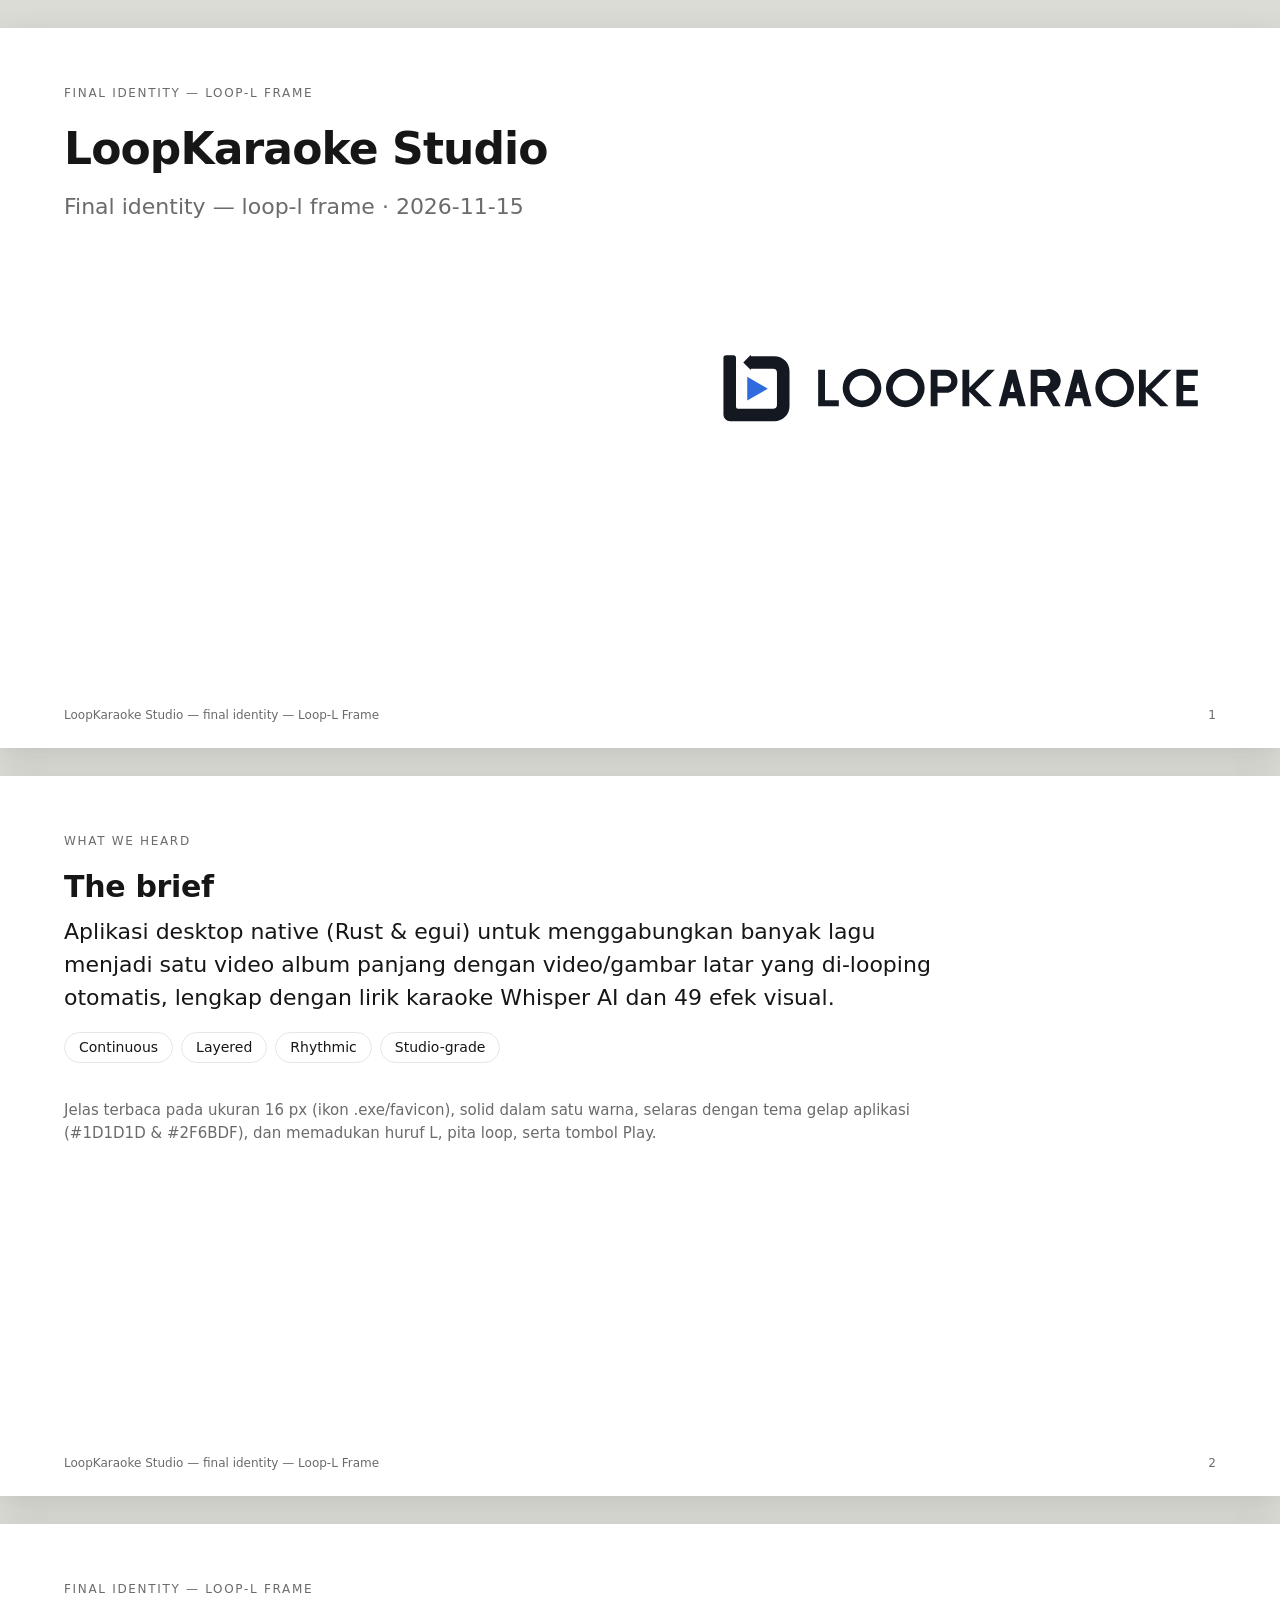
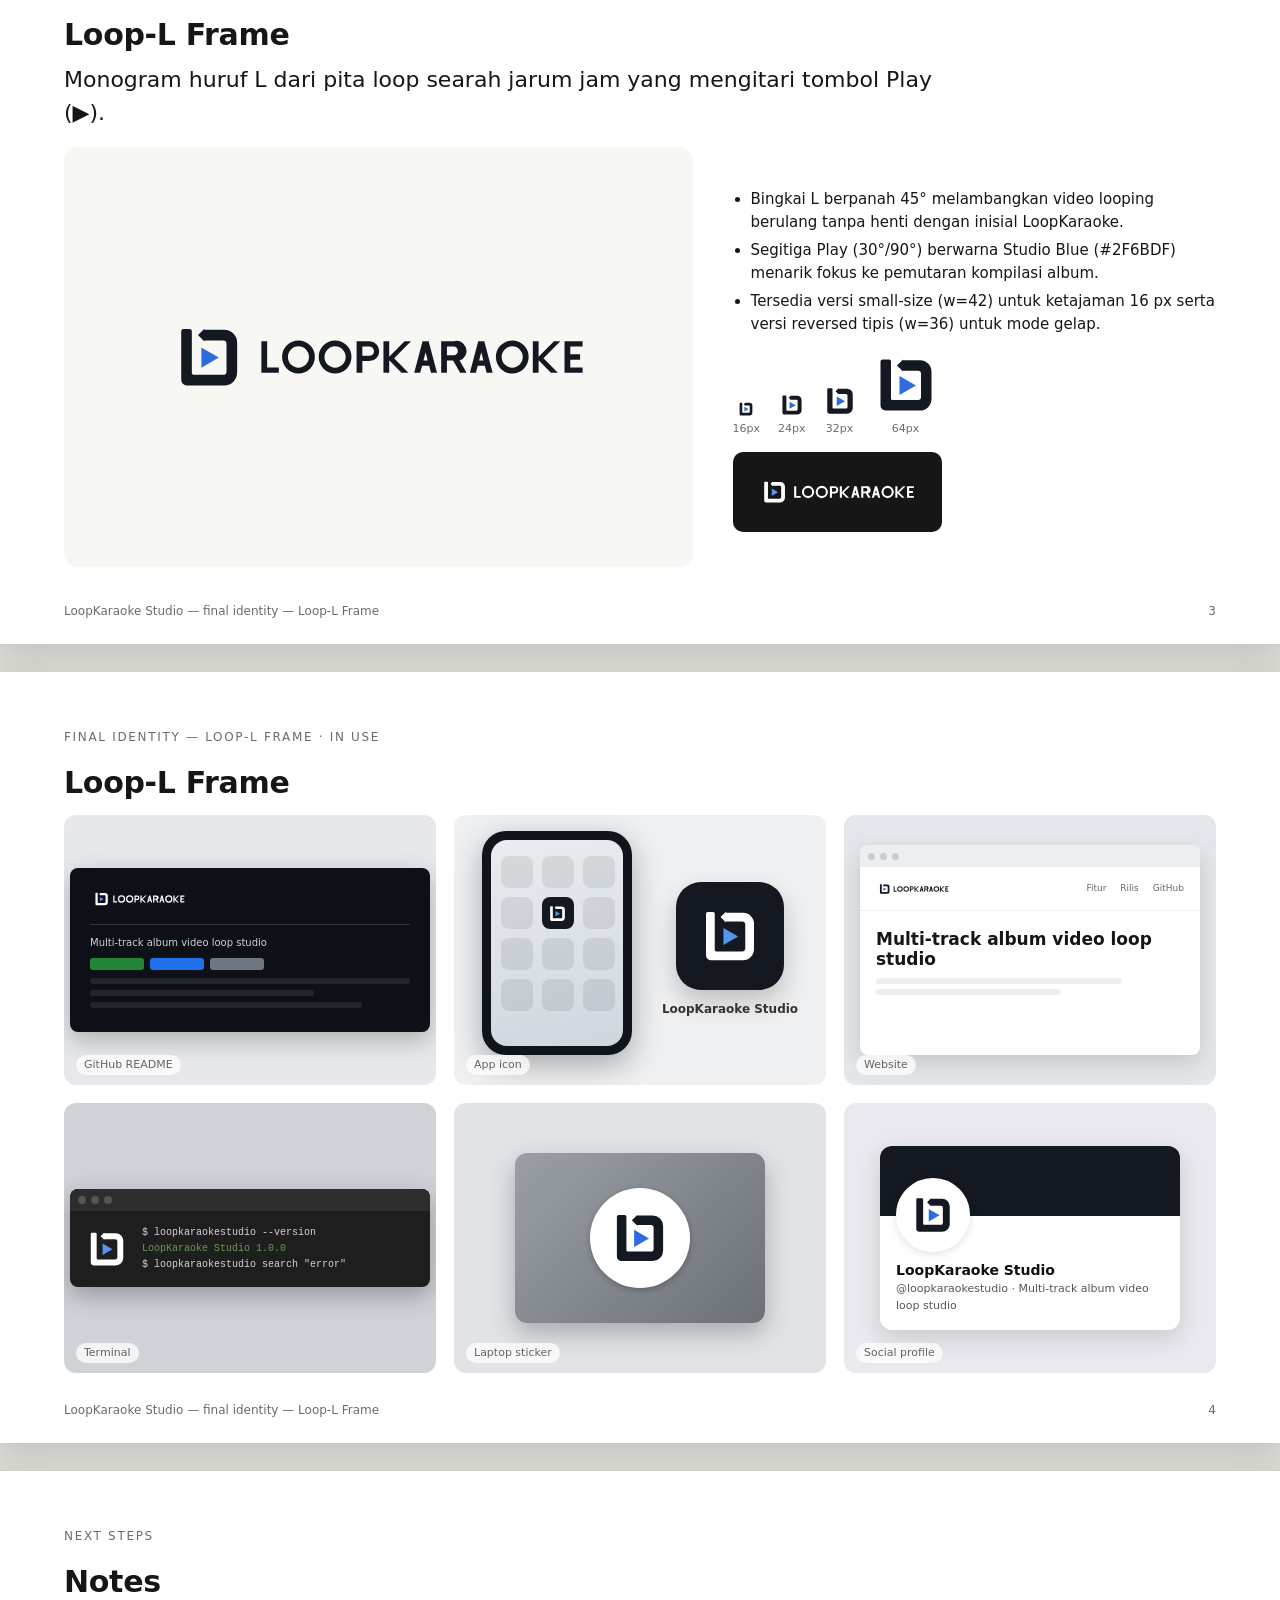
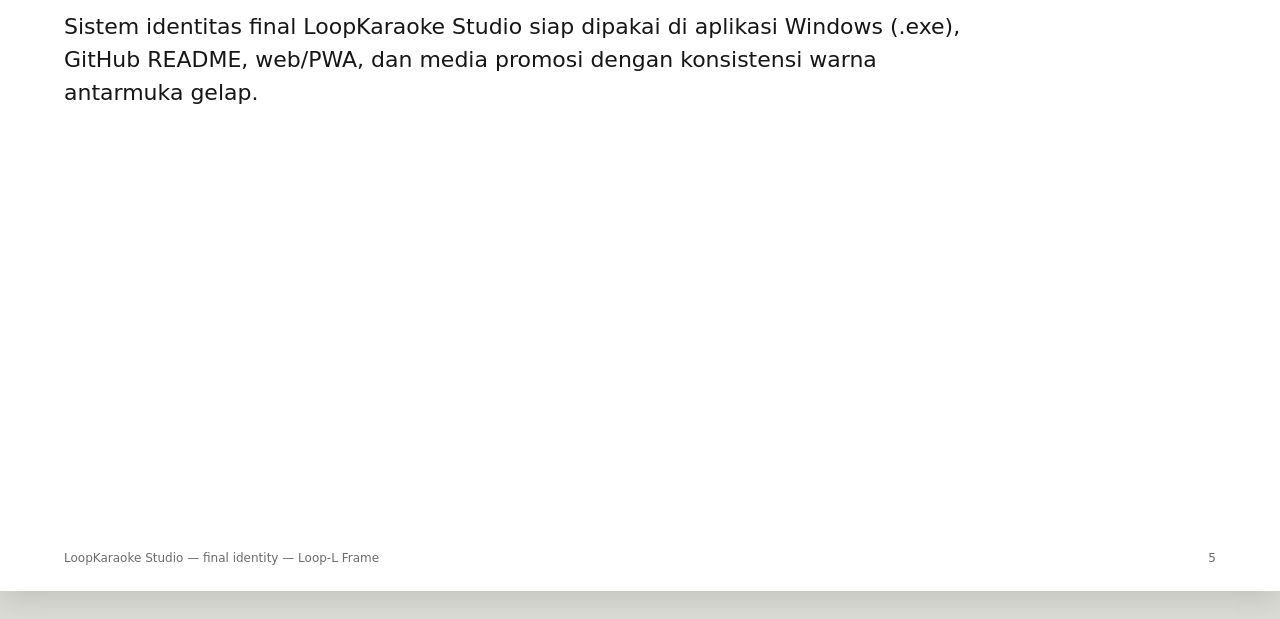
<file: assets/logo/presentation.html>
<!doctype html><html lang='en'><head><meta charset='utf-8'><title>LoopKaraoke Studio — final identity — Loop-L Frame</title><style>
:root{--ink:#161616;--muted:#6b6b6b;--line:#e6e6e2;--paper:#f7f7f4}
*{box-sizing:border-box}body{margin:0;background:#dcdcd6;font:15px/1.5 system-ui,-apple-system,Segoe UI,sans-serif;color:var(--ink)}
.slide{width:1280px;min-height:720px;margin:28px auto;background:#fff;box-shadow:0 8px 30px rgba(0,0,0,.12);padding:56px 64px 70px;position:relative;overflow:hidden}
.slide h1{font-size:44px;margin:0 0 8px;letter-spacing:-.02em}.slide h2{font-size:30px;margin:0 0 6px;letter-spacing:-.01em}
.kicker{font-size:12px;letter-spacing:.14em;text-transform:uppercase;color:var(--muted);margin-bottom:14px}
.idea{font-size:22px;max-width:900px;margin:6px 0 18px}.muted{color:var(--muted)}
.foot{position:absolute;left:64px;right:64px;bottom:24px;display:flex;justify-content:space-between;font-size:12px;color:var(--muted)}
.hero{display:grid;grid-template-columns:1.3fr 1fr;gap:40px;align-items:center}
.stage{height:420px;background:var(--paper);border-radius:14px;display:flex;align-items:center;justify-content:center}
.stage img{max-width:70%;max-height:62%}
ul.rat{padding-left:18px;margin:0}ul.rat li{margin:6px 0}
.sizes{display:flex;gap:18px;align-items:flex-end;margin-top:18px}.sizes div{display:flex;flex-direction:column;align-items:center;gap:4px;font-size:11px;color:var(--muted)}
.rev{background:#161616;border-radius:10px;padding:18px 22px;display:inline-flex;margin-top:14px}
.mock{display:grid;grid-template-columns:repeat(3,1fr);gap:18px;margin-top:10px}
.m{height:270px;border-radius:12px;overflow:hidden;position:relative;display:flex;align-items:center;justify-content:center}
.m .lbl{position:absolute;left:12px;bottom:10px;font-size:11px;color:rgba(0,0,0,.6);background:rgba(255,255,255,.75);padding:2px 8px;border-radius:20px}
.bc{width:250px;height:143px;background:#fff;border-radius:5px;box-shadow:0 10px 26px rgba(0,0,0,.22);padding:16px;display:flex;flex-direction:column;justify-content:space-between;transform:translate(-50px,-38px) rotate(-4deg)}
.bc2{position:absolute;width:250px;height:143px;border-radius:5px;transform:translate(70px,52px) rotate(6deg);box-shadow:0 10px 26px rgba(0,0,0,.25);display:flex;align-items:center;justify-content:center}
.bc .t{font-size:9px;line-height:1.5;color:#333}
.phone{width:150px;height:224px;margin-bottom:14px;border-radius:24px;background:#10151c;padding:9px;box-shadow:0 10px 30px rgba(0,0,0,.3)}
.screen{width:100%;height:100%;border-radius:16px;background:linear-gradient(170deg,#e9edf1,#cfd7df);display:grid;grid-template-columns:repeat(3,1fr);gap:9px;padding:16px 10px;align-content:start}
.ai{width:32px;height:32px;border-radius:8px;background:rgba(0,0,0,.08);justify-self:center}
.bigapp{display:flex;flex-direction:column;align-items:center;gap:10px;font-size:12px;font-weight:600;color:#333;margin-left:30px}
.bigapp .bi{width:108px;height:108px;border-radius:25px;display:flex;align-items:center;justify-content:center;box-shadow:0 12px 26px rgba(0,0,0,.2)}
.web{width:340px;height:210px;background:#fff;border-radius:8px;box-shadow:0 8px 24px rgba(0,0,0,.15);overflow:hidden}
.web .bar{height:22px;background:#eceff2;display:flex;gap:5px;align-items:center;padding:0 8px}.web .bar i{width:7px;height:7px;border-radius:50%;background:#c9ced4}
.web .nav{height:44px;display:flex;align-items:center;padding:0 16px;gap:14px;font-size:9px;color:#666;border-bottom:1px solid #eee}
.web .hero2{padding:18px 16px}.web .hero2 b{display:block;font-size:17px;line-height:1.2;margin-bottom:8px}.web .hero2 span{display:block;height:6px;background:#eee;border-radius:3px;margin:5px 0;width:80%}
.sign{width:300px;height:190px;background:linear-gradient(#8c8f93,#6f7276);display:flex;flex-direction:column;align-items:center;padding-top:18px}
.sign .board{width:230px;height:74px;border-radius:6px;display:flex;align-items:center;justify-content:center;box-shadow:0 6px 16px rgba(0,0,0,.3)}
.sign .door{width:80px;height:80px;margin-top:18px;background:#3d4146;border-radius:3px 3px 0 0}
.tote{width:180px;height:210px;background:#efe7d8;border-radius:4px 4px 10px 10px;position:relative;display:flex;align-items:center;justify-content:center;box-shadow:0 8px 20px rgba(0,0,0,.15);margin-top:40px}
.tote:before{content:"";position:absolute;top:-46px;left:50%;transform:translateX(-50%);width:84px;height:70px;border:9px solid #e3d8c3;border-bottom:none;border-radius:50px 50px 0 0}
.social{width:300px;background:#fff;border-radius:12px;box-shadow:0 8px 24px rgba(0,0,0,.14);overflow:hidden}
.social .cover{height:70px}.social .av{width:74px;height:74px;border-radius:50%;background:#fff;border:4px solid #fff;margin:-38px 0 0 16px;display:flex;align-items:center;justify-content:center;box-shadow:0 2px 8px rgba(0,0,0,.12);overflow:hidden}
.social .meta{padding:8px 16px 16px;font-size:11px;color:#555}.social .meta b{font-size:14px;color:#111;display:block}
.cup{position:relative;width:150px;height:200px;margin-top:30px}
.cup .body{position:absolute;inset:0;background:#f4f1ea;clip-path:polygon(0 0,100% 0,86% 100%,14% 100%);display:flex;align-items:center;justify-content:center;box-shadow:inset -18px 0 24px rgba(0,0,0,.06)}
.cup .lid{position:absolute;left:-8px;right:-8px;top:-22px;height:24px;border-radius:8px 8px 3px 3px;background:#2b2b2b}
.cup .sleeve{position:absolute;left:6%;right:6%;top:36%;height:34%;clip-path:polygon(0 0,100% 0,96% 100%,4% 100%);display:flex;align-items:center;justify-content:center}
.bag{position:relative;width:170px;height:230px;background:#e9e2d6;border-radius:6px 6px 10px 10px;box-shadow:0 12px 26px rgba(0,0,0,.2);display:flex;flex-direction:column;align-items:center;padding-top:38px;gap:14px}
.bag:before{content:"";position:absolute;top:0;left:0;right:0;height:22px;background:repeating-linear-gradient(90deg,rgba(0,0,0,.08) 0 4px,transparent 4px 8px);border-radius:6px 6px 0 0}
.bag .label{width:118px;height:118px;border-radius:50%;background:#fff;display:flex;align-items:center;justify-content:center}
.bag .t{font-size:8px;letter-spacing:.14em;color:#555;text-transform:uppercase;padding:0 12px;text-align:center;line-height:1.4}
.sbag{position:relative;width:180px;height:210px;box-shadow:0 12px 26px rgba(0,0,0,.2);display:flex;align-items:center;justify-content:center;margin-top:30px}
.sbag:before{content:"";position:absolute;top:-40px;left:50%;transform:translateX(-50%);width:70px;height:56px;border:5px solid #333;border-bottom:none;border-radius:40px 40px 0 0}
.box{width:220px;height:150px;background:#f3efe6;box-shadow:14px 14px 0 rgba(0,0,0,.08),0 12px 26px rgba(0,0,0,.18);display:flex;align-items:center;justify-content:center;border-top:14px solid rgba(0,0,0,.06)}
.readme{width:360px;background:#0d1117;border-radius:8px;box-shadow:0 8px 24px rgba(0,0,0,.25);padding:18px 20px;color:#c9d1d9;font-size:10px}
.readme .rh{display:flex;align-items:center;gap:10px;border-bottom:1px solid #30363d;padding-bottom:12px;margin-bottom:10px}
.readme .badges{display:flex;gap:6px;margin:8px 0}.readme .badges i{display:block;width:54px;height:12px;border-radius:3px;background:#238636}.readme .badges i:nth-child(2){background:#1f6feb}.readme .badges i:nth-child(3){background:#6e7681}
.readme .ln{height:6px;background:#21262d;border-radius:3px;margin:6px 0}
.term{width:360px;background:#1e1e1e;border-radius:8px;box-shadow:0 8px 24px rgba(0,0,0,.3);overflow:hidden;font:10px/1.6 ui-monospace,Menlo,monospace;color:#d4d4d4}
.term .tb{height:22px;background:#2d2d2d;display:flex;gap:5px;align-items:center;padding:0 8px}.term .tb i{width:8px;height:8px;border-radius:50%;background:#555}
.term .tbody{padding:14px 16px;display:flex;gap:14px;align-items:center}
.sticker{width:250px;height:170px;background:linear-gradient(135deg,#9aa0a6,#6b7177);border-radius:12px;display:flex;align-items:center;justify-content:center;box-shadow:0 10px 24px rgba(0,0,0,.25)}
.sticker .s{width:100px;height:100px;border-radius:50%;background:#fff;display:flex;align-items:center;justify-content:center;box-shadow:0 2px 6px rgba(0,0,0,.25)}
.shirt{width:210px;height:220px;display:flex;align-items:center;justify-content:center;position:relative}
.shirt svg{position:absolute;inset:0}
.badge{width:170px;height:235px;background:#fff;border-radius:10px;box-shadow:0 10px 24px rgba(0,0,0,.2);display:flex;flex-direction:column;align-items:center;padding:20px 14px;gap:14px;position:relative;margin-top:30px}
.badge:before{content:"";position:absolute;top:-60px;left:50%;width:22px;height:62px;transform:translateX(-50%)}
.badge .hole{width:40px;height:8px;border-radius:4px;background:#ddd}.badge .nm{font-size:15px;font-weight:600}.badge .rl{font-size:10px;color:#777}
.pcard{position:relative;width:300px;height:189px;border-radius:14px;box-shadow:0 14px 30px rgba(0,0,0,.28);font:600 12px ui-monospace,Menlo,monospace}
.pcard .chip{position:absolute;left:22px;top:76px;width:40px;height:30px;border-radius:6px;background:linear-gradient(135deg,#e9d8a6,#c9a95c)}
.pcard .num{position:absolute;left:22px;top:122px;letter-spacing:.12em;font-size:14px}
.pcard .holder{position:absolute;left:22px;bottom:18px;font-size:10px;letter-spacing:.14em;opacity:.85}
.pcard .brandline{position:absolute;right:20px;bottom:16px;font:700 13px system-ui,sans-serif;opacity:.9}
.tabbar{width:340px;background:#dfe1e5;border-radius:10px;padding:8px 8px 0}
.tab{width:230px;height:36px;background:#fff;border-radius:10px 10px 0 0;display:flex;align-items:center;gap:8px;padding:0 12px;font-size:11px;color:#333}
.addr{height:40px;background:#fff;display:flex;align-items:center;padding:0 12px;font-size:10px;color:#777;border-top:1px solid #eee}
.cmp{display:grid;gap:22px;margin-top:20px}.cmp .c{background:var(--paper);border-radius:12px;padding:22px;display:flex;flex-direction:column;align-items:center;gap:12px}
.cmp img{max-height:120px;max-width:80%}
img.g{filter:grayscale(1)}img.w{filter:brightness(0) invert(1)}img.k{filter:brightness(0)}
.adj span{display:inline-block;border:1px solid var(--line);border-radius:20px;padding:4px 14px;margin:0 8px 8px 0;font-size:14px}
</style></head><body><section class="slide"><div class="kicker">Final identity — loop-l frame</div>
<h1>LoopKaraoke Studio</h1><p class="idea muted">Final identity — loop-l frame · 2026-11-15</p>
<div style="position:absolute;right:64px;top:50%;transform:translateY(-50%);width:520px;height:300px;display:flex;align-items:center;justify-content:center"><img class="" src="[data-uri]" style="max-width:100%;max-height:100%"></div><p class="muted" style="max-width:720px;margin-top:120px"></p><div class="foot"><span>LoopKaraoke Studio — final identity — Loop-L Frame</span><span>1</span></div></section><section class="slide"><div class="kicker">What we heard</div><h2>The brief</h2>
<p class="idea">Aplikasi desktop native (Rust &amp; egui) untuk menggabungkan banyak lagu menjadi satu video album panjang dengan video/gambar latar yang di-looping otomatis, lengkap dengan lirik karaoke Whisper AI dan 49 efek visual.</p><div class="adj"><span>Continuous</span><span>Layered</span><span>Rhythmic</span><span>Studio-grade</span></div>
<p class="muted" style="margin-top:28px;max-width:860px">Jelas terbaca pada ukuran 16 px (ikon .exe/favicon), solid dalam satu warna, selaras dengan tema gelap aplikasi (#1D1D1D &amp; #2F6BDF), dan memadukan huruf L, pita loop, serta tombol Play.</p><div class="foot"><span>LoopKaraoke Studio — final identity — Loop-L Frame</span><span>2</span></div></section><section class="slide"><div class="kicker">Final identity — loop-l frame</div><h2>Loop-L Frame</h2>
<p class="idea">Monogram huruf L dari pita loop searah jarum jam yang mengitari tombol Play (▶).</p>
<div class="hero"><div class="stage"><img class="" src="[data-uri]"></div>
<div><ul class="rat"><li>Bingkai L berpanah 45° melambangkan video looping berulang tanpa henti dengan inisial LoopKaraoke.</li><li>Segitiga Play (30°/90°) berwarna Studio Blue (#2F6BDF) menarik fokus ke pemutaran kompilasi album.</li><li>Tersedia versi small-size (w=42) untuk ketajaman 16 px serta versi reversed tipis (w=36) untuk mode gelap.</li></ul><div class="sizes"><div><img class="" src="[data-uri]" style="height:16px">16px</div><div><img class="" src="[data-uri]" style="height:24px">24px</div><div><img class="" src="[data-uri]" style="height:32px">32px</div><div><img class="" src="[data-uri]" style="height:64px">64px</div></div><div class="rev"><img class="" src="[data-uri]" style="max-height:44px;max-width:300px"></div></div></div>
<div class="foot"><span>LoopKaraoke Studio — final identity — Loop-L Frame</span><span>3</span></div></section><section class="slide"><div class="kicker">Final identity — loop-l frame · in use</div><h2>Loop-L Frame</h2>
<div class="mock"><div class="m" style="background:#e6e8eb"><div class="readme"><div class="rh"><img class="" src="[data-uri]" style="max-height:26px;max-width:180px"></div><div>Multi-track album video loop studio</div><div class="badges"><i></i><i></i><i></i></div><div class="ln"></div><div class="ln" style="width:70%"></div><div class="ln" style="width:85%"></div></div><span class="lbl">GitHub README</span></div><div class="m" style="background:#eef0f2"><div class="phone"><div class="screen"><div class="ai"></div><div class="ai"></div><div class="ai"></div><div class="ai"></div><div class="ai" style="background:#141820;display:flex;align-items:center;justify-content:center"><img class="" src="[data-uri]" style="max-height:19px;max-width:21px"></div><div class="ai"></div><div class="ai"></div><div class="ai"></div><div class="ai"></div><div class="ai"></div><div class="ai"></div><div class="ai"></div></div></div><div class="bigapp"><div class="bi" style="background:#141820"><img class="" src="[data-uri]" style="max-height:62px;max-width:70px"></div>LoopKaraoke Studio</div><span class="lbl">App icon</span></div><div class="m" style="background:#e4e8ec"><div class="web"><div class="bar"><i></i><i></i><i></i></div><div class="nav"><img class="" src="[data-uri]" style="max-height:20px;max-width:110px"><span style="flex:1"></span><span>Fitur</span><span>Rilis</span><span>GitHub</span></div><div class="hero2"><b>Multi-track album video loop studio</b><span></span><span style="width:60%"></span></div></div><span class="lbl">Website</span></div><div class="m" style="background:#cfd3d8"><div class="term"><div class="tb"><i></i><i></i><i></i></div><div class="tbody"><img class="" src="[data-uri]" style="max-height:42px;max-width:42px"><div>$ loopkaraokestudio --version<br><span style="color:#6a9955">LoopKaraoke Studio 1.0.0</span><br>$ loopkaraokestudio search "error"</div></div></div><span class="lbl">Terminal</span></div><div class="m" style="background:#e1e3e6"><div class="sticker"><div class="s"><img class="" src="[data-uri]" style="max-height:58px;max-width:66px"></div></div><span class="lbl">Laptop sticker</span></div><div class="m" style="background:#e9e9ef"><div class="social"><div class="cover" style="background:#141820"></div><div class="av"><img class="" src="[data-uri]" style="max-height:42px;max-width:50px"></div><div class="meta"><b>LoopKaraoke Studio</b>@loopkaraokestudio · Multi-track album video loop studio</div></div><span class="lbl">Social profile</span></div></div><div class="foot"><span>LoopKaraoke Studio — final identity — Loop-L Frame</span><span>4</span></div></section><section class="slide"><div class="kicker">Next steps</div><h2>Notes</h2>
<p class="idea">Sistem identitas final LoopKaraoke Studio siap dipakai di aplikasi Windows (.exe), GitHub README, web/PWA, dan media promosi dengan konsistensi warna antarmuka gelap.</p>
<ul class="rat" style="margin-top:30px"></ul><div class="foot"><span>LoopKaraoke Studio — final identity — Loop-L Frame</span><span>5</span></div></section></body></html>
</file>
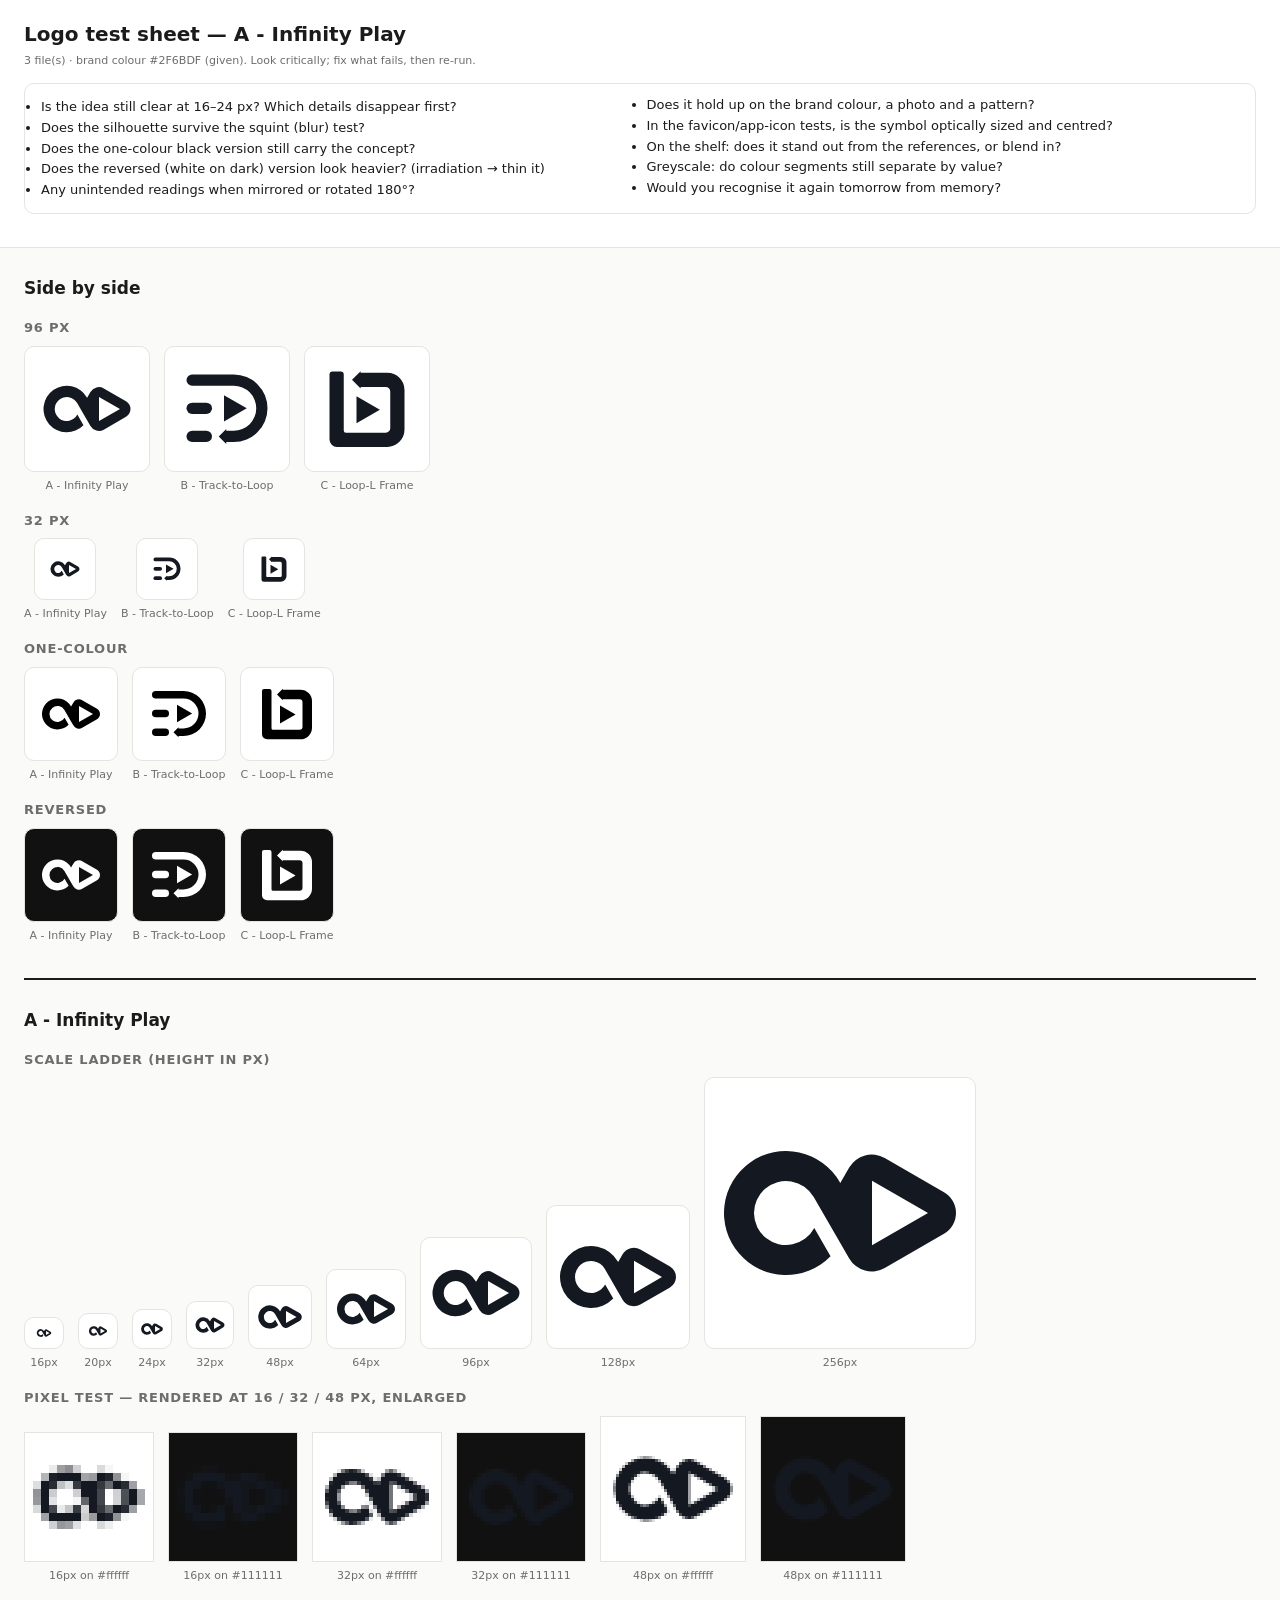
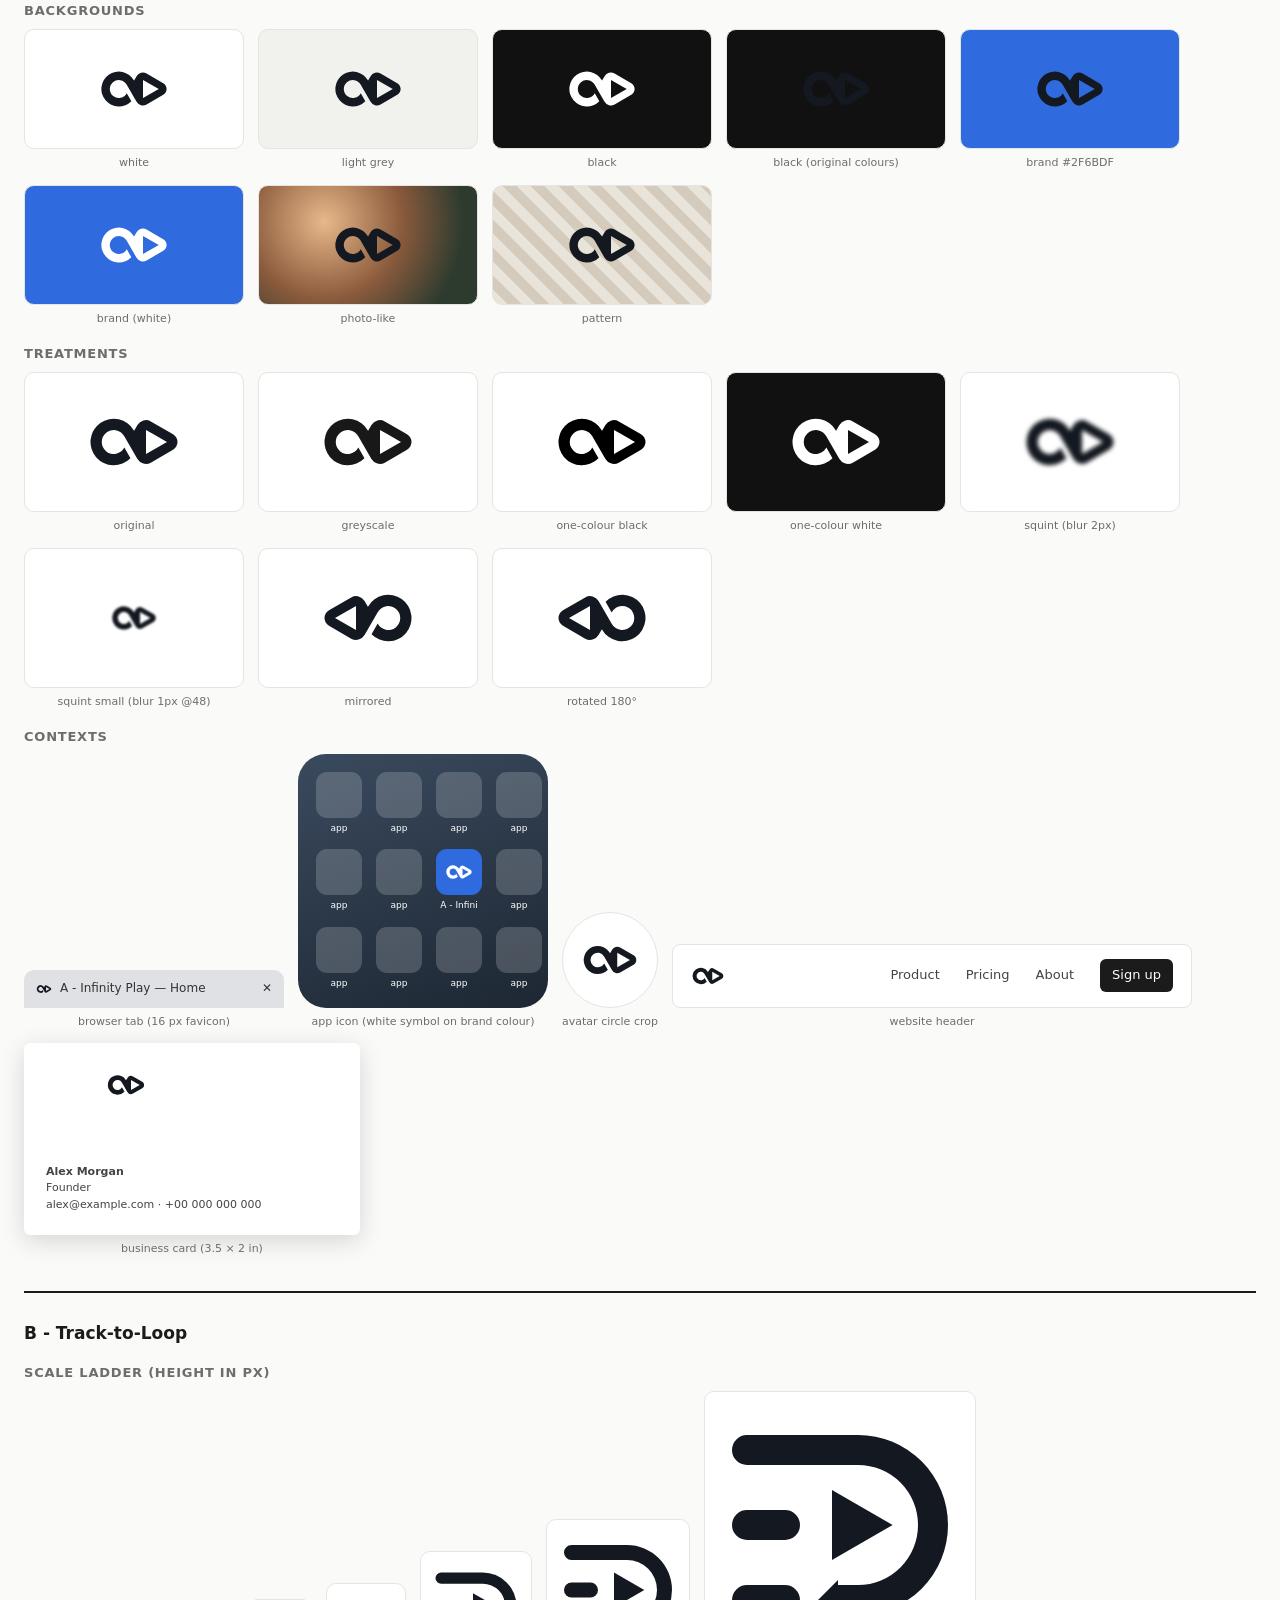
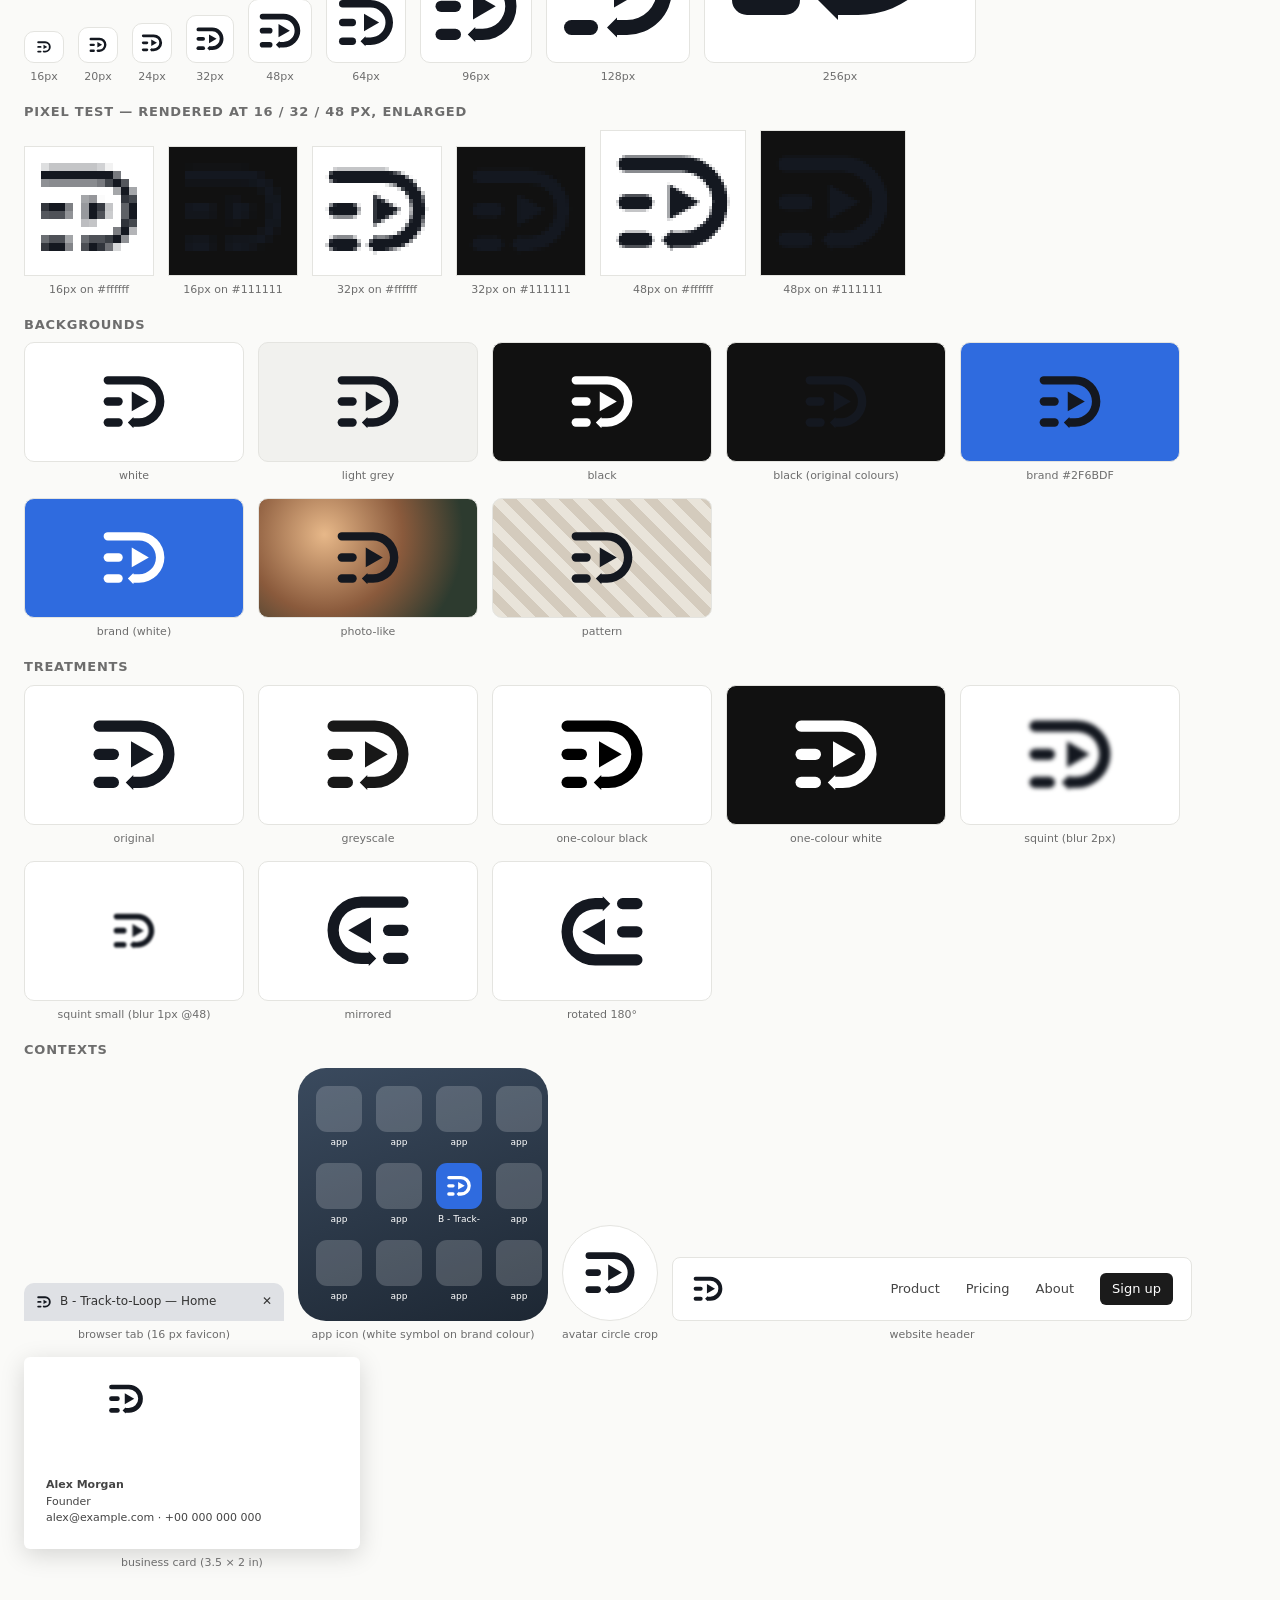
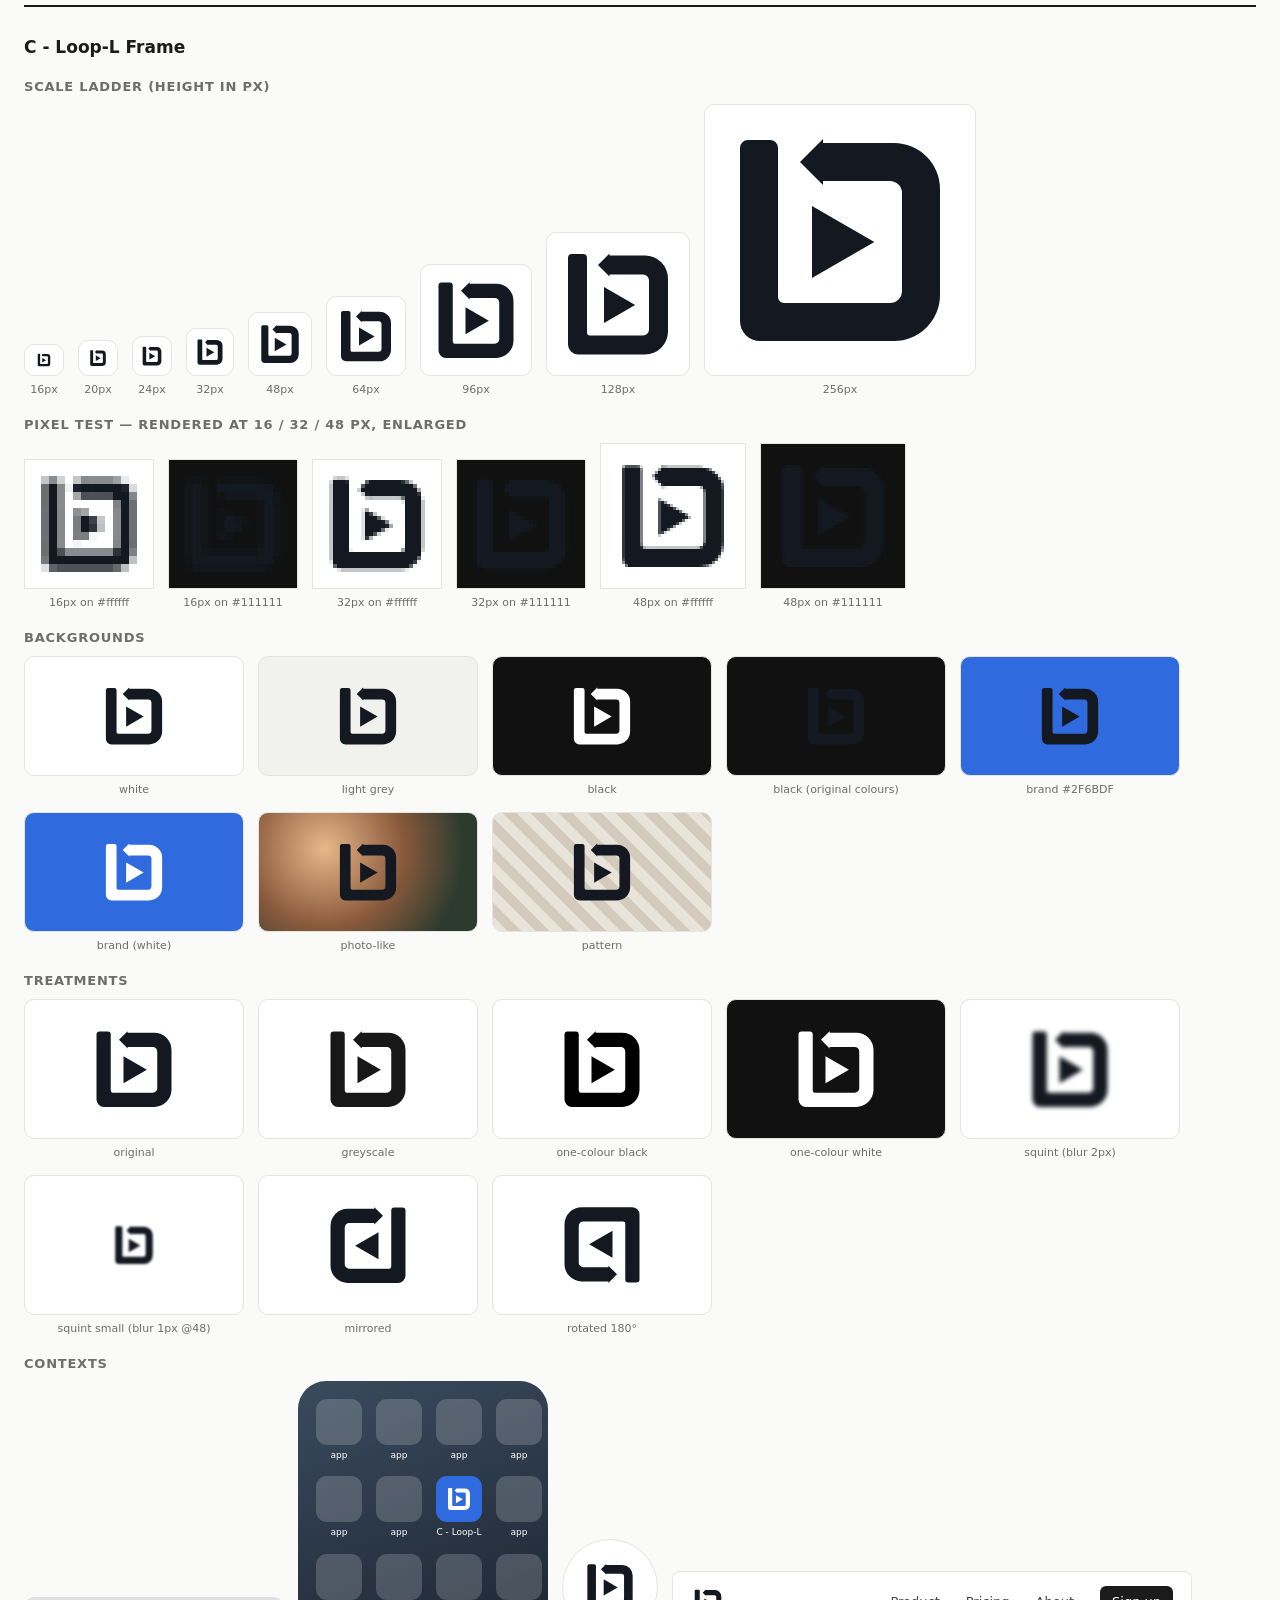
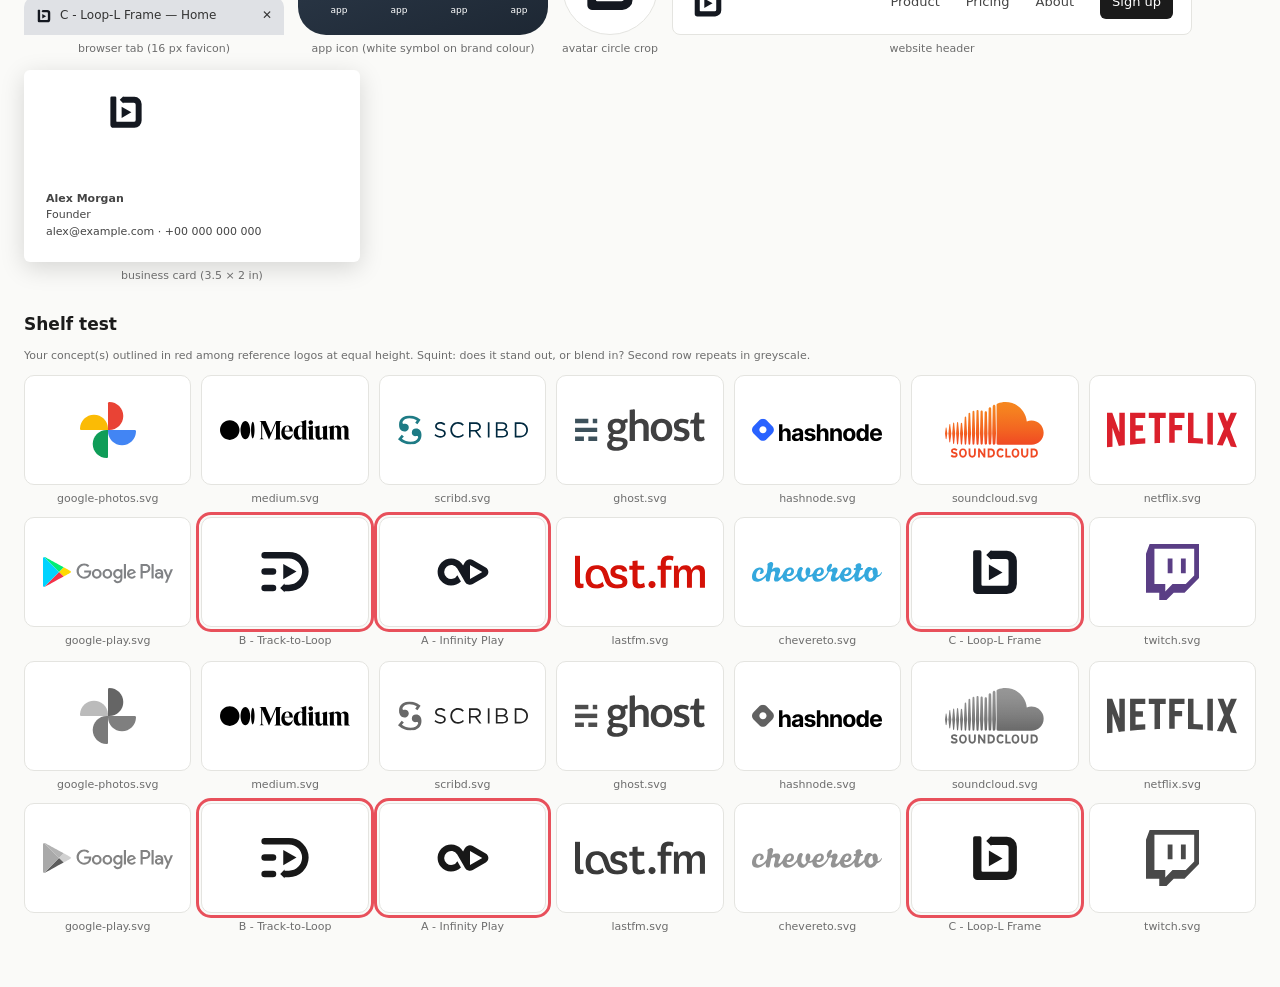
<file: assets/logos/preview.html>
<!doctype html><html lang='en'><head><meta charset='utf-8'><title>Logo test — A - Infinity Play</title><meta name='viewport' content='width=device-width,initial-scale=1'><style>
:root{--ink:#1b1b1b;--muted:#6d6d6d;--line:#e4e4e0;--paper:#fafaf8}
*{box-sizing:border-box}body{margin:0;font:14px/1.45 system-ui,-apple-system,Segoe UI,sans-serif;color:var(--ink);background:var(--paper)}
header{padding:20px 24px;border-bottom:1px solid var(--line);background:#fff}h1{margin:0 0 4px;font-size:20px}
h2{font-size:17px;margin:28px 0 10px}h3{font-size:13px;text-transform:uppercase;letter-spacing:.06em;color:var(--muted);margin:18px 0 8px}
.wrap{padding:0 24px 40px;max-width:1400px}.row{display:flex;flex-wrap:wrap;gap:14px;align-items:flex-end}.row>.cell{flex:0 0 auto;max-width:100%}
.cell{display:flex;flex-direction:column;align-items:center;gap:6px}.cap{font-size:11px;color:var(--muted);text-align:center}
.tile{display:flex;align-items:center;justify-content:center;border-radius:10px;border:1px solid var(--line);overflow:hidden}
.checklist{background:#fff;border:1px solid var(--line);border-radius:10px;padding:12px 16px;margin-top:14px;columns:2;font-size:13px}
.checklist li{margin:2px 0}
.concept{border-top:2px solid var(--ink);margin-top:34px}
.pix canvas{image-rendering:pixelated;image-rendering:crisp-edges;border:1px solid var(--line);background:#fff}
.tab{width:260px;height:38px;background:#dfe1e5;border-radius:10px 10px 0 0;display:flex;align-items:center;gap:8px;padding:0 12px;font-size:12px;color:#333}
.tab img{width:16px;height:16px;object-fit:contain}
.phone{width:250px;padding:18px;border-radius:28px;background:linear-gradient(160deg,#3a4a5e,#1d2733);display:grid;grid-template-columns:repeat(4,1fr);gap:14px}
.app{display:flex;flex-direction:column;align-items:center;gap:4px;font-size:9px;color:#fff}
.app .ico{width:46px;height:46px;border-radius:11px;background:rgba(255,255,255,.18)}
.nav{width:520px;max-width:100%;height:64px;background:#fff;border:1px solid var(--line);border-radius:8px;display:flex;align-items:center;padding:0 18px;gap:26px;font-size:13px;color:#444}
.nav .sp{flex:1}.nav .btn{background:#1b1b1b;color:#fff;padding:7px 12px;border-radius:6px}
.card{width:336px;height:192px;border-radius:6px;box-shadow:0 6px 24px rgba(0,0,0,.15);background:#fff;padding:22px;display:flex;flex-direction:column;justify-content:space-between}
.card .t{font-size:11px;color:#444;line-height:1.5}
.avatar{width:96px;height:96px;border-radius:50%;overflow:hidden;display:flex;align-items:center;justify-content:center;border:1px solid var(--line)}
.shelf{display:grid;grid-template-columns:repeat(auto-fill,minmax(150px,1fr));gap:10px}
.shelf .cell{align-items:stretch}.shelf .tile{height:110px;width:100%;background:#fff}.shelf .me{outline:3px solid #e8505b;outline-offset:2px}
.grey img{filter:grayscale(1)}
img.mono-black{filter:brightness(0)}img.mono-white{filter:brightness(0) invert(1)}
</style></head><body><header><h1>Logo test sheet — A - Infinity Play</h1><div class='cap' style='text-align:left'>3 file(s) · brand colour #2F6BDF (given). Look critically; fix what fails, then re-run.</div><ul class="checklist">
<li>Is the idea still clear at 16–24 px? Which details disappear first?</li>
<li>Does the silhouette survive the squint (blur) test?</li>
<li>Does the one-colour black version still carry the concept?</li>
<li>Does the reversed (white on dark) version look heavier? (irradiation → thin it)</li>
<li>Any unintended readings when mirrored or rotated 180°?</li>
<li>Does it hold up on the brand colour, a photo and a pattern?</li>
<li>In the favicon/app-icon tests, is the symbol optically sized and centred?</li>
<li>On the shelf: does it stand out from the references, or blend in?</li>
<li>Greyscale: do colour segments still separate by value?</li>
<li>Would you recognise it again tomorrow from memory?</li></ul></header><div class='wrap'><section><h2>Side by side</h2>
<h3>96 px</h3><div class='row'>
<div class='cell'><div class="tile" style="width:126px;height:126px;background:#fff;"><img src="[data-uri]" class="" style="height:96px;" alt=""></div><div class='cap'>A - Infinity Play</div></div>
<div class='cell'><div class="tile" style="width:126px;height:126px;background:#fff;"><img src="[data-uri]" class="" style="height:96px;" alt=""></div><div class='cap'>B - Track-to-Loop</div></div>
<div class='cell'><div class="tile" style="width:126px;height:126px;background:#fff;"><img src="[data-uri]" class="" style="height:96px;" alt=""></div><div class='cap'>C - Loop-L Frame</div></div>
</div>
<h3>32 px</h3><div class='row'>
<div class='cell'><div class="tile" style="width:62px;height:62px;background:#fff;"><img src="[data-uri]" class="" style="height:32px;" alt=""></div><div class='cap'>A - Infinity Play</div></div>
<div class='cell'><div class="tile" style="width:62px;height:62px;background:#fff;"><img src="[data-uri]" class="" style="height:32px;" alt=""></div><div class='cap'>B - Track-to-Loop</div></div>
<div class='cell'><div class="tile" style="width:62px;height:62px;background:#fff;"><img src="[data-uri]" class="" style="height:32px;" alt=""></div><div class='cap'>C - Loop-L Frame</div></div>
</div>
<h3>one-colour</h3><div class='row'>
<div class='cell'><div class="tile" style="width:94px;height:94px;background:#fff;"><img src="[data-uri]" class="mono-black" style="height:64px;" alt=""></div><div class='cap'>A - Infinity Play</div></div>
<div class='cell'><div class="tile" style="width:94px;height:94px;background:#fff;"><img src="[data-uri]" class="mono-black" style="height:64px;" alt=""></div><div class='cap'>B - Track-to-Loop</div></div>
<div class='cell'><div class="tile" style="width:94px;height:94px;background:#fff;"><img src="[data-uri]" class="mono-black" style="height:64px;" alt=""></div><div class='cap'>C - Loop-L Frame</div></div>
</div>
<h3>reversed</h3><div class='row'>
<div class='cell'><div class="tile" style="width:94px;height:94px;background:#111;"><img src="[data-uri]" class="mono-white" style="height:64px;" alt=""></div><div class='cap'>A - Infinity Play</div></div>
<div class='cell'><div class="tile" style="width:94px;height:94px;background:#111;"><img src="[data-uri]" class="mono-white" style="height:64px;" alt=""></div><div class='cap'>B - Track-to-Loop</div></div>
<div class='cell'><div class="tile" style="width:94px;height:94px;background:#111;"><img src="[data-uri]" class="mono-white" style="height:64px;" alt=""></div><div class='cap'>C - Loop-L Frame</div></div>
</div>
</section><section class="concept"><h2>A - Infinity Play</h2>
<h3>Scale ladder (height in px)</h3><div class='row'>
<div class='cell'><div class="tile" style="width:40px;height:32px;background:#fff;"><img src="[data-uri]" class="" style="height:16px;" alt=""></div><div class='cap'>16px</div></div>
<div class='cell'><div class="tile" style="width:40px;height:36px;background:#fff;"><img src="[data-uri]" class="" style="height:20px;" alt=""></div><div class='cap'>20px</div></div>
<div class='cell'><div class="tile" style="width:40px;height:40px;background:#fff;"><img src="[data-uri]" class="" style="height:24px;" alt=""></div><div class='cap'>24px</div></div>
<div class='cell'><div class="tile" style="width:48px;height:48px;background:#fff;"><img src="[data-uri]" class="" style="height:32px;" alt=""></div><div class='cap'>32px</div></div>
<div class='cell'><div class="tile" style="width:64px;height:64px;background:#fff;"><img src="[data-uri]" class="" style="height:48px;" alt=""></div><div class='cap'>48px</div></div>
<div class='cell'><div class="tile" style="width:80px;height:80px;background:#fff;"><img src="[data-uri]" class="" style="height:64px;" alt=""></div><div class='cap'>64px</div></div>
<div class='cell'><div class="tile" style="width:112px;height:112px;background:#fff;"><img src="[data-uri]" class="" style="height:96px;" alt=""></div><div class='cap'>96px</div></div>
<div class='cell'><div class="tile" style="width:144px;height:144px;background:#fff;"><img src="[data-uri]" class="" style="height:128px;" alt=""></div><div class='cap'>128px</div></div>
<div class='cell'><div class="tile" style="width:272px;height:272px;background:#fff;"><img src="[data-uri]" class="" style="height:256px;" alt=""></div><div class='cap'>256px</div></div>
</div>
<h3>Pixel test — rendered at 16 / 32 / 48 px, enlarged</h3><div class='row pix'>
<div class='cell'><canvas data-src='[data-uri]' data-n='16' data-k='8' data-bg='#ffffff'></canvas><div class='cap'>16px on #ffffff</div></div>
<div class='cell'><canvas data-src='[data-uri]' data-n='16' data-k='8' data-bg='#111111'></canvas><div class='cap'>16px on #111111</div></div>
<div class='cell'><canvas data-src='[data-uri]' data-n='32' data-k='4' data-bg='#ffffff'></canvas><div class='cap'>32px on #ffffff</div></div>
<div class='cell'><canvas data-src='[data-uri]' data-n='32' data-k='4' data-bg='#111111'></canvas><div class='cap'>32px on #111111</div></div>
<div class='cell'><canvas data-src='[data-uri]' data-n='48' data-k='3' data-bg='#ffffff'></canvas><div class='cap'>48px on #ffffff</div></div>
<div class='cell'><canvas data-src='[data-uri]' data-n='48' data-k='3' data-bg='#111111'></canvas><div class='cap'>48px on #111111</div></div>
</div>
<h3>Backgrounds</h3><div class='row'>
<div class='cell'><div class="tile" style="width:220px;height:120px;background:#ffffff;"><img src="[data-uri]" class="" style="height:72px;max-width:200px;" alt=""></div><div class='cap'>white</div></div>
<div class='cell'><div class="tile" style="width:220px;height:120px;background:#f1f1ee;"><img src="[data-uri]" class="" style="height:72px;max-width:200px;" alt=""></div><div class='cap'>light grey</div></div>
<div class='cell'><div class="tile" style="width:220px;height:120px;background:#111111;"><img src="[data-uri]" class="mono-white" style="height:72px;max-width:200px;" alt=""></div><div class='cap'>black</div></div>
<div class='cell'><div class="tile" style="width:220px;height:120px;background:#111111;"><img src="[data-uri]" class="" style="height:72px;max-width:200px;" alt=""></div><div class='cap'>black (original colours)</div></div>
<div class='cell'><div class="tile" style="width:220px;height:120px;background:#2F6BDF;"><img src="[data-uri]" class="" style="height:72px;max-width:200px;" alt=""></div><div class='cap'>brand #2F6BDF</div></div>
<div class='cell'><div class="tile" style="width:220px;height:120px;background:#2F6BDF;"><img src="[data-uri]" class="mono-white" style="height:72px;max-width:200px;" alt=""></div><div class='cap'>brand (white)</div></div>
<div class='cell'><div class="tile" style="width:220px;height:120px;background:radial-gradient(circle at 30% 30%,#e7b889,#8a5a3c 45%,#2d3b2f 80%);"><img src="[data-uri]" class="" style="height:72px;max-width:200px;" alt=""></div><div class='cap'>photo-like</div></div>
<div class='cell'><div class="tile" style="width:220px;height:120px;background:repeating-linear-gradient(45deg,#e9e4da 0 10px,#d4cbbd 10px 20px);"><img src="[data-uri]" class="" style="height:72px;max-width:200px;" alt=""></div><div class='cap'>pattern</div></div>
</div>
<h3>Treatments</h3><div class='row'>
<div class='cell'><div class="tile" style="width:220px;height:140px;background:#fff;"><img src="[data-uri]" class="" style="height:96px;max-width:200px;" alt=""></div><div class='cap'>original</div></div>
<div class='cell'><div class="tile" style="width:220px;height:140px;background:#fff;"><img src="[data-uri]" class="" style="height:96px;max-width:200px;filter:grayscale(1)" alt=""></div><div class='cap'>greyscale</div></div>
<div class='cell'><div class="tile" style="width:220px;height:140px;background:#fff;"><img src="[data-uri]" class="mono-black" style="height:96px;max-width:200px;" alt=""></div><div class='cap'>one-colour black</div></div>
<div class='cell'><div class="tile" style="width:220px;height:140px;background:#111;"><img src="[data-uri]" class="mono-white" style="height:96px;max-width:200px;" alt=""></div><div class='cap'>one-colour white</div></div>
<div class='cell'><div class="tile" style="width:220px;height:140px;background:#fff;"><img src="[data-uri]" class="" style="height:96px;max-width:200px;filter:blur(2px)" alt=""></div><div class='cap'>squint (blur 2px)</div></div>
<div class='cell'><div class="tile" style="width:220px;height:140px;background:#fff;"><img src="[data-uri]" class="" style="height:48px;max-width:200px;filter:blur(1px)" alt=""></div><div class='cap'>squint small (blur 1px @48)</div></div>
<div class='cell'><div class="tile" style="width:220px;height:140px;background:#fff;"><img src="[data-uri]" class="" style="height:96px;max-width:200px;transform:scaleX(-1)" alt=""></div><div class='cap'>mirrored</div></div>
<div class='cell'><div class="tile" style="width:220px;height:140px;background:#fff;"><img src="[data-uri]" class="" style="height:96px;max-width:200px;transform:rotate(180deg)" alt=""></div><div class='cap'>rotated 180°</div></div>
</div>
<h3>Contexts</h3><div class='row'>
<div class='cell'><div class='tab'><img src="[data-uri]" class="" style="" alt=""><span>A - Infinity Play — Home</span><span style='margin-left:auto'>✕</span></div><div class='cap'>browser tab (16 px favicon)</div></div>
<div class='cell'><div class='phone'><div class='app'><div class='ico'></div>app</div><div class='app'><div class='ico'></div>app</div><div class='app'><div class='ico'></div>app</div><div class='app'><div class='ico'></div>app</div><div class='app'><div class='ico'></div>app</div><div class='app'><div class='ico'></div>app</div><div class='app'><div class='ico' style='background:#2F6BDF;display:flex;align-items:center;justify-content:center'><img src="[data-uri]" class="mono-white" style="height:28px;max-width:30px;" alt=""></div>A - Infini</div><div class='app'><div class='ico'></div>app</div><div class='app'><div class='ico'></div>app</div><div class='app'><div class='ico'></div>app</div><div class='app'><div class='ico'></div>app</div><div class='app'><div class='ico'></div>app</div></div><div class='cap'>app icon (white symbol on brand colour)</div></div>
<div class='cell'><div class='avatar' style='background:#fff'><img src="[data-uri]" class="" style="height:58px;max-width:70px;" alt=""></div><div class='cap'>avatar circle crop</div></div>
<div class='cell'><div class='nav'><img src="[data-uri]" class="" style="height:34px;max-width:180px;" alt=""><span class='sp'></span><span>Product</span><span>Pricing</span><span>About</span><span class='btn'>Sign up</span></div><div class='cap'>website header</div></div>
<div class='cell'><div class='card'><img src="[data-uri]" class="" style="height:40px;max-width:160px;" alt=""><div class='t'><b>Alex Morgan</b><br>Founder<br>alex@example.com · +00 000 000 000</div></div><div class='cap'>business card (3.5 × 2 in)</div></div>
</div></section><section class="concept"><h2>B - Track-to-Loop</h2>
<h3>Scale ladder (height in px)</h3><div class='row'>
<div class='cell'><div class="tile" style="width:40px;height:32px;background:#fff;"><img src="[data-uri]" class="" style="height:16px;" alt=""></div><div class='cap'>16px</div></div>
<div class='cell'><div class="tile" style="width:40px;height:36px;background:#fff;"><img src="[data-uri]" class="" style="height:20px;" alt=""></div><div class='cap'>20px</div></div>
<div class='cell'><div class="tile" style="width:40px;height:40px;background:#fff;"><img src="[data-uri]" class="" style="height:24px;" alt=""></div><div class='cap'>24px</div></div>
<div class='cell'><div class="tile" style="width:48px;height:48px;background:#fff;"><img src="[data-uri]" class="" style="height:32px;" alt=""></div><div class='cap'>32px</div></div>
<div class='cell'><div class="tile" style="width:64px;height:64px;background:#fff;"><img src="[data-uri]" class="" style="height:48px;" alt=""></div><div class='cap'>48px</div></div>
<div class='cell'><div class="tile" style="width:80px;height:80px;background:#fff;"><img src="[data-uri]" class="" style="height:64px;" alt=""></div><div class='cap'>64px</div></div>
<div class='cell'><div class="tile" style="width:112px;height:112px;background:#fff;"><img src="[data-uri]" class="" style="height:96px;" alt=""></div><div class='cap'>96px</div></div>
<div class='cell'><div class="tile" style="width:144px;height:144px;background:#fff;"><img src="[data-uri]" class="" style="height:128px;" alt=""></div><div class='cap'>128px</div></div>
<div class='cell'><div class="tile" style="width:272px;height:272px;background:#fff;"><img src="[data-uri]" class="" style="height:256px;" alt=""></div><div class='cap'>256px</div></div>
</div>
<h3>Pixel test — rendered at 16 / 32 / 48 px, enlarged</h3><div class='row pix'>
<div class='cell'><canvas data-src='[data-uri]' data-n='16' data-k='8' data-bg='#ffffff'></canvas><div class='cap'>16px on #ffffff</div></div>
<div class='cell'><canvas data-src='[data-uri]' data-n='16' data-k='8' data-bg='#111111'></canvas><div class='cap'>16px on #111111</div></div>
<div class='cell'><canvas data-src='[data-uri]' data-n='32' data-k='4' data-bg='#ffffff'></canvas><div class='cap'>32px on #ffffff</div></div>
<div class='cell'><canvas data-src='[data-uri]' data-n='32' data-k='4' data-bg='#111111'></canvas><div class='cap'>32px on #111111</div></div>
<div class='cell'><canvas data-src='[data-uri]' data-n='48' data-k='3' data-bg='#ffffff'></canvas><div class='cap'>48px on #ffffff</div></div>
<div class='cell'><canvas data-src='[data-uri]' data-n='48' data-k='3' data-bg='#111111'></canvas><div class='cap'>48px on #111111</div></div>
</div>
<h3>Backgrounds</h3><div class='row'>
<div class='cell'><div class="tile" style="width:220px;height:120px;background:#ffffff;"><img src="[data-uri]" class="" style="height:72px;max-width:200px;" alt=""></div><div class='cap'>white</div></div>
<div class='cell'><div class="tile" style="width:220px;height:120px;background:#f1f1ee;"><img src="[data-uri]" class="" style="height:72px;max-width:200px;" alt=""></div><div class='cap'>light grey</div></div>
<div class='cell'><div class="tile" style="width:220px;height:120px;background:#111111;"><img src="[data-uri]" class="mono-white" style="height:72px;max-width:200px;" alt=""></div><div class='cap'>black</div></div>
<div class='cell'><div class="tile" style="width:220px;height:120px;background:#111111;"><img src="[data-uri]" class="" style="height:72px;max-width:200px;" alt=""></div><div class='cap'>black (original colours)</div></div>
<div class='cell'><div class="tile" style="width:220px;height:120px;background:#2F6BDF;"><img src="[data-uri]" class="" style="height:72px;max-width:200px;" alt=""></div><div class='cap'>brand #2F6BDF</div></div>
<div class='cell'><div class="tile" style="width:220px;height:120px;background:#2F6BDF;"><img src="[data-uri]" class="mono-white" style="height:72px;max-width:200px;" alt=""></div><div class='cap'>brand (white)</div></div>
<div class='cell'><div class="tile" style="width:220px;height:120px;background:radial-gradient(circle at 30% 30%,#e7b889,#8a5a3c 45%,#2d3b2f 80%);"><img src="[data-uri]" class="" style="height:72px;max-width:200px;" alt=""></div><div class='cap'>photo-like</div></div>
<div class='cell'><div class="tile" style="width:220px;height:120px;background:repeating-linear-gradient(45deg,#e9e4da 0 10px,#d4cbbd 10px 20px);"><img src="[data-uri]" class="" style="height:72px;max-width:200px;" alt=""></div><div class='cap'>pattern</div></div>
</div>
<h3>Treatments</h3><div class='row'>
<div class='cell'><div class="tile" style="width:220px;height:140px;background:#fff;"><img src="[data-uri]" class="" style="height:96px;max-width:200px;" alt=""></div><div class='cap'>original</div></div>
<div class='cell'><div class="tile" style="width:220px;height:140px;background:#fff;"><img src="[data-uri]" class="" style="height:96px;max-width:200px;filter:grayscale(1)" alt=""></div><div class='cap'>greyscale</div></div>
<div class='cell'><div class="tile" style="width:220px;height:140px;background:#fff;"><img src="[data-uri]" class="mono-black" style="height:96px;max-width:200px;" alt=""></div><div class='cap'>one-colour black</div></div>
<div class='cell'><div class="tile" style="width:220px;height:140px;background:#111;"><img src="[data-uri]" class="mono-white" style="height:96px;max-width:200px;" alt=""></div><div class='cap'>one-colour white</div></div>
<div class='cell'><div class="tile" style="width:220px;height:140px;background:#fff;"><img src="[data-uri]" class="" style="height:96px;max-width:200px;filter:blur(2px)" alt=""></div><div class='cap'>squint (blur 2px)</div></div>
<div class='cell'><div class="tile" style="width:220px;height:140px;background:#fff;"><img src="[data-uri]" class="" style="height:48px;max-width:200px;filter:blur(1px)" alt=""></div><div class='cap'>squint small (blur 1px @48)</div></div>
<div class='cell'><div class="tile" style="width:220px;height:140px;background:#fff;"><img src="[data-uri]" class="" style="height:96px;max-width:200px;transform:scaleX(-1)" alt=""></div><div class='cap'>mirrored</div></div>
<div class='cell'><div class="tile" style="width:220px;height:140px;background:#fff;"><img src="[data-uri]" class="" style="height:96px;max-width:200px;transform:rotate(180deg)" alt=""></div><div class='cap'>rotated 180°</div></div>
</div>
<h3>Contexts</h3><div class='row'>
<div class='cell'><div class='tab'><img src="[data-uri]" class="" style="" alt=""><span>B - Track-to-Loop — Home</span><span style='margin-left:auto'>✕</span></div><div class='cap'>browser tab (16 px favicon)</div></div>
<div class='cell'><div class='phone'><div class='app'><div class='ico'></div>app</div><div class='app'><div class='ico'></div>app</div><div class='app'><div class='ico'></div>app</div><div class='app'><div class='ico'></div>app</div><div class='app'><div class='ico'></div>app</div><div class='app'><div class='ico'></div>app</div><div class='app'><div class='ico' style='background:#2F6BDF;display:flex;align-items:center;justify-content:center'><img src="[data-uri]" class="mono-white" style="height:28px;max-width:30px;" alt=""></div>B - Track-</div><div class='app'><div class='ico'></div>app</div><div class='app'><div class='ico'></div>app</div><div class='app'><div class='ico'></div>app</div><div class='app'><div class='ico'></div>app</div><div class='app'><div class='ico'></div>app</div></div><div class='cap'>app icon (white symbol on brand colour)</div></div>
<div class='cell'><div class='avatar' style='background:#fff'><img src="[data-uri]" class="" style="height:58px;max-width:70px;" alt=""></div><div class='cap'>avatar circle crop</div></div>
<div class='cell'><div class='nav'><img src="[data-uri]" class="" style="height:34px;max-width:180px;" alt=""><span class='sp'></span><span>Product</span><span>Pricing</span><span>About</span><span class='btn'>Sign up</span></div><div class='cap'>website header</div></div>
<div class='cell'><div class='card'><img src="[data-uri]" class="" style="height:40px;max-width:160px;" alt=""><div class='t'><b>Alex Morgan</b><br>Founder<br>alex@example.com · +00 000 000 000</div></div><div class='cap'>business card (3.5 × 2 in)</div></div>
</div></section><section class="concept"><h2>C - Loop-L Frame</h2>
<h3>Scale ladder (height in px)</h3><div class='row'>
<div class='cell'><div class="tile" style="width:40px;height:32px;background:#fff;"><img src="[data-uri]" class="" style="height:16px;" alt=""></div><div class='cap'>16px</div></div>
<div class='cell'><div class="tile" style="width:40px;height:36px;background:#fff;"><img src="[data-uri]" class="" style="height:20px;" alt=""></div><div class='cap'>20px</div></div>
<div class='cell'><div class="tile" style="width:40px;height:40px;background:#fff;"><img src="[data-uri]" class="" style="height:24px;" alt=""></div><div class='cap'>24px</div></div>
<div class='cell'><div class="tile" style="width:48px;height:48px;background:#fff;"><img src="[data-uri]" class="" style="height:32px;" alt=""></div><div class='cap'>32px</div></div>
<div class='cell'><div class="tile" style="width:64px;height:64px;background:#fff;"><img src="[data-uri]" class="" style="height:48px;" alt=""></div><div class='cap'>48px</div></div>
<div class='cell'><div class="tile" style="width:80px;height:80px;background:#fff;"><img src="[data-uri]" class="" style="height:64px;" alt=""></div><div class='cap'>64px</div></div>
<div class='cell'><div class="tile" style="width:112px;height:112px;background:#fff;"><img src="[data-uri]" class="" style="height:96px;" alt=""></div><div class='cap'>96px</div></div>
<div class='cell'><div class="tile" style="width:144px;height:144px;background:#fff;"><img src="[data-uri]" class="" style="height:128px;" alt=""></div><div class='cap'>128px</div></div>
<div class='cell'><div class="tile" style="width:272px;height:272px;background:#fff;"><img src="[data-uri]" class="" style="height:256px;" alt=""></div><div class='cap'>256px</div></div>
</div>
<h3>Pixel test — rendered at 16 / 32 / 48 px, enlarged</h3><div class='row pix'>
<div class='cell'><canvas data-src='[data-uri]' data-n='16' data-k='8' data-bg='#ffffff'></canvas><div class='cap'>16px on #ffffff</div></div>
<div class='cell'><canvas data-src='[data-uri]' data-n='16' data-k='8' data-bg='#111111'></canvas><div class='cap'>16px on #111111</div></div>
<div class='cell'><canvas data-src='[data-uri]' data-n='32' data-k='4' data-bg='#ffffff'></canvas><div class='cap'>32px on #ffffff</div></div>
<div class='cell'><canvas data-src='[data-uri]' data-n='32' data-k='4' data-bg='#111111'></canvas><div class='cap'>32px on #111111</div></div>
<div class='cell'><canvas data-src='[data-uri]' data-n='48' data-k='3' data-bg='#ffffff'></canvas><div class='cap'>48px on #ffffff</div></div>
<div class='cell'><canvas data-src='[data-uri]' data-n='48' data-k='3' data-bg='#111111'></canvas><div class='cap'>48px on #111111</div></div>
</div>
<h3>Backgrounds</h3><div class='row'>
<div class='cell'><div class="tile" style="width:220px;height:120px;background:#ffffff;"><img src="[data-uri]" class="" style="height:72px;max-width:200px;" alt=""></div><div class='cap'>white</div></div>
<div class='cell'><div class="tile" style="width:220px;height:120px;background:#f1f1ee;"><img src="[data-uri]" class="" style="height:72px;max-width:200px;" alt=""></div><div class='cap'>light grey</div></div>
<div class='cell'><div class="tile" style="width:220px;height:120px;background:#111111;"><img src="[data-uri]" class="mono-white" style="height:72px;max-width:200px;" alt=""></div><div class='cap'>black</div></div>
<div class='cell'><div class="tile" style="width:220px;height:120px;background:#111111;"><img src="[data-uri]" class="" style="height:72px;max-width:200px;" alt=""></div><div class='cap'>black (original colours)</div></div>
<div class='cell'><div class="tile" style="width:220px;height:120px;background:#2F6BDF;"><img src="[data-uri]" class="" style="height:72px;max-width:200px;" alt=""></div><div class='cap'>brand #2F6BDF</div></div>
<div class='cell'><div class="tile" style="width:220px;height:120px;background:#2F6BDF;"><img src="[data-uri]" class="mono-white" style="height:72px;max-width:200px;" alt=""></div><div class='cap'>brand (white)</div></div>
<div class='cell'><div class="tile" style="width:220px;height:120px;background:radial-gradient(circle at 30% 30%,#e7b889,#8a5a3c 45%,#2d3b2f 80%);"><img src="[data-uri]" class="" style="height:72px;max-width:200px;" alt=""></div><div class='cap'>photo-like</div></div>
<div class='cell'><div class="tile" style="width:220px;height:120px;background:repeating-linear-gradient(45deg,#e9e4da 0 10px,#d4cbbd 10px 20px);"><img src="[data-uri]" class="" style="height:72px;max-width:200px;" alt=""></div><div class='cap'>pattern</div></div>
</div>
<h3>Treatments</h3><div class='row'>
<div class='cell'><div class="tile" style="width:220px;height:140px;background:#fff;"><img src="[data-uri]" class="" style="height:96px;max-width:200px;" alt=""></div><div class='cap'>original</div></div>
<div class='cell'><div class="tile" style="width:220px;height:140px;background:#fff;"><img src="[data-uri]" class="" style="height:96px;max-width:200px;filter:grayscale(1)" alt=""></div><div class='cap'>greyscale</div></div>
<div class='cell'><div class="tile" style="width:220px;height:140px;background:#fff;"><img src="[data-uri]" class="mono-black" style="height:96px;max-width:200px;" alt=""></div><div class='cap'>one-colour black</div></div>
<div class='cell'><div class="tile" style="width:220px;height:140px;background:#111;"><img src="[data-uri]" class="mono-white" style="height:96px;max-width:200px;" alt=""></div><div class='cap'>one-colour white</div></div>
<div class='cell'><div class="tile" style="width:220px;height:140px;background:#fff;"><img src="[data-uri]" class="" style="height:96px;max-width:200px;filter:blur(2px)" alt=""></div><div class='cap'>squint (blur 2px)</div></div>
<div class='cell'><div class="tile" style="width:220px;height:140px;background:#fff;"><img src="[data-uri]" class="" style="height:48px;max-width:200px;filter:blur(1px)" alt=""></div><div class='cap'>squint small (blur 1px @48)</div></div>
<div class='cell'><div class="tile" style="width:220px;height:140px;background:#fff;"><img src="[data-uri]" class="" style="height:96px;max-width:200px;transform:scaleX(-1)" alt=""></div><div class='cap'>mirrored</div></div>
<div class='cell'><div class="tile" style="width:220px;height:140px;background:#fff;"><img src="[data-uri]" class="" style="height:96px;max-width:200px;transform:rotate(180deg)" alt=""></div><div class='cap'>rotated 180°</div></div>
</div>
<h3>Contexts</h3><div class='row'>
<div class='cell'><div class='tab'><img src="[data-uri]" class="" style="" alt=""><span>C - Loop-L Frame — Home</span><span style='margin-left:auto'>✕</span></div><div class='cap'>browser tab (16 px favicon)</div></div>
<div class='cell'><div class='phone'><div class='app'><div class='ico'></div>app</div><div class='app'><div class='ico'></div>app</div><div class='app'><div class='ico'></div>app</div><div class='app'><div class='ico'></div>app</div><div class='app'><div class='ico'></div>app</div><div class='app'><div class='ico'></div>app</div><div class='app'><div class='ico' style='background:#2F6BDF;display:flex;align-items:center;justify-content:center'><img src="[data-uri]" class="mono-white" style="height:28px;max-width:30px;" alt=""></div>C - Loop-L</div><div class='app'><div class='ico'></div>app</div><div class='app'><div class='ico'></div>app</div><div class='app'><div class='ico'></div>app</div><div class='app'><div class='ico'></div>app</div><div class='app'><div class='ico'></div>app</div></div><div class='cap'>app icon (white symbol on brand colour)</div></div>
<div class='cell'><div class='avatar' style='background:#fff'><img src="[data-uri]" class="" style="height:58px;max-width:70px;" alt=""></div><div class='cap'>avatar circle crop</div></div>
<div class='cell'><div class='nav'><img src="[data-uri]" class="" style="height:34px;max-width:180px;" alt=""><span class='sp'></span><span>Product</span><span>Pricing</span><span>About</span><span class='btn'>Sign up</span></div><div class='cap'>website header</div></div>
<div class='cell'><div class='card'><img src="[data-uri]" class="" style="height:40px;max-width:160px;" alt=""><div class='t'><b>Alex Morgan</b><br>Founder<br>alex@example.com · +00 000 000 000</div></div><div class='cap'>business card (3.5 × 2 in)</div></div>
</div></section><section><h2>Shelf test</h2><p class='cap' style='text-align:left'>Your concept(s) outlined in red among reference logos at equal height. Squint: does it stand out, or blend in? Second row repeats in greyscale.</p>
<div class='shelf' style='margin-bottom:12px'>
<div class='cell'><div class='tile'><img src="[data-uri]" class="" style="height:56px;max-width:130px;" alt=""></div><div class='cap'>google-photos.svg</div></div>
<div class='cell'><div class='tile'><img src="[data-uri]" class="" style="height:56px;max-width:130px;" alt=""></div><div class='cap'>medium.svg</div></div>
<div class='cell'><div class='tile'><img src="[data-uri]" class="" style="height:56px;max-width:130px;" alt=""></div><div class='cap'>scribd.svg</div></div>
<div class='cell'><div class='tile'><img src="[data-uri]" class="" style="height:56px;max-width:130px;" alt=""></div><div class='cap'>ghost.svg</div></div>
<div class='cell'><div class='tile'><img src="[data-uri]" class="" style="height:56px;max-width:130px;" alt=""></div><div class='cap'>hashnode.svg</div></div>
<div class='cell'><div class='tile'><img src="[data-uri]" class="" style="height:56px;max-width:130px;" alt=""></div><div class='cap'>soundcloud.svg</div></div>
<div class='cell'><div class='tile'><img src="[data-uri]" class="" style="height:56px;max-width:130px;" alt=""></div><div class='cap'>netflix.svg</div></div>
<div class='cell'><div class='tile'><img src="[data-uri]" class="" style="height:56px;max-width:130px;" alt=""></div><div class='cap'>google-play.svg</div></div>
<div class='cell'><div class='tile me'><img src="[data-uri]" class="" style="height:56px;max-width:130px;" alt=""></div><div class='cap'>B - Track-to-Loop</div></div>
<div class='cell'><div class='tile me'><img src="[data-uri]" class="" style="height:56px;max-width:130px;" alt=""></div><div class='cap'>A - Infinity Play</div></div>
<div class='cell'><div class='tile'><img src="[data-uri]" class="" style="height:56px;max-width:130px;" alt=""></div><div class='cap'>lastfm.svg</div></div>
<div class='cell'><div class='tile'><img src="[data-uri]" class="" style="height:56px;max-width:130px;" alt=""></div><div class='cap'>chevereto.svg</div></div>
<div class='cell'><div class='tile me'><img src="[data-uri]" class="" style="height:56px;max-width:130px;" alt=""></div><div class='cap'>C - Loop-L Frame</div></div>
<div class='cell'><div class='tile'><img src="[data-uri]" class="" style="height:56px;max-width:130px;" alt=""></div><div class='cap'>twitch.svg</div></div>
</div>
<div class='shelf grey' style='margin-bottom:12px'>
<div class='cell'><div class='tile'><img src="[data-uri]" class="" style="height:56px;max-width:130px;" alt=""></div><div class='cap'>google-photos.svg</div></div>
<div class='cell'><div class='tile'><img src="[data-uri]" class="" style="height:56px;max-width:130px;" alt=""></div><div class='cap'>medium.svg</div></div>
<div class='cell'><div class='tile'><img src="[data-uri]" class="" style="height:56px;max-width:130px;" alt=""></div><div class='cap'>scribd.svg</div></div>
<div class='cell'><div class='tile'><img src="[data-uri]" class="" style="height:56px;max-width:130px;" alt=""></div><div class='cap'>ghost.svg</div></div>
<div class='cell'><div class='tile'><img src="[data-uri]" class="" style="height:56px;max-width:130px;" alt=""></div><div class='cap'>hashnode.svg</div></div>
<div class='cell'><div class='tile'><img src="[data-uri]" class="" style="height:56px;max-width:130px;" alt=""></div><div class='cap'>soundcloud.svg</div></div>
<div class='cell'><div class='tile'><img src="[data-uri]" class="" style="height:56px;max-width:130px;" alt=""></div><div class='cap'>netflix.svg</div></div>
<div class='cell'><div class='tile'><img src="[data-uri]" class="" style="height:56px;max-width:130px;" alt=""></div><div class='cap'>google-play.svg</div></div>
<div class='cell'><div class='tile me'><img src="[data-uri]" class="" style="height:56px;max-width:130px;" alt=""></div><div class='cap'>B - Track-to-Loop</div></div>
<div class='cell'><div class='tile me'><img src="[data-uri]" class="" style="height:56px;max-width:130px;" alt=""></div><div class='cap'>A - Infinity Play</div></div>
<div class='cell'><div class='tile'><img src="[data-uri]" class="" style="height:56px;max-width:130px;" alt=""></div><div class='cap'>lastfm.svg</div></div>
<div class='cell'><div class='tile'><img src="[data-uri]" class="" style="height:56px;max-width:130px;" alt=""></div><div class='cap'>chevereto.svg</div></div>
<div class='cell'><div class='tile me'><img src="[data-uri]" class="" style="height:56px;max-width:130px;" alt=""></div><div class='cap'>C - Loop-L Frame</div></div>
<div class='cell'><div class='tile'><img src="[data-uri]" class="" style="height:56px;max-width:130px;" alt=""></div><div class='cap'>twitch.svg</div></div>
</div>
</section></div><script>
document.querySelectorAll('canvas[data-src]').forEach(c=>{
  const img=new Image(); const n=+c.dataset.n, k=+c.dataset.k; c.width=n*k; c.height=n*k;
  img.onload=()=>{const t=document.createElement('canvas'); t.width=n; t.height=n; const x=t.getContext('2d');
    x.fillStyle=c.dataset.bg; x.fillRect(0,0,n,n);
    const r=Math.min(n/img.width,n/img.height)*0.9, w=img.width*r, h=img.height*r; x.drawImage(img,(n-w)/2,(n-h)/2,w,h);
    const g=c.getContext('2d'); g.imageSmoothingEnabled=false; g.drawImage(t,0,0,n*k,n*k);};
  img.src=c.dataset.src;});
</script></body></html>
</file>
